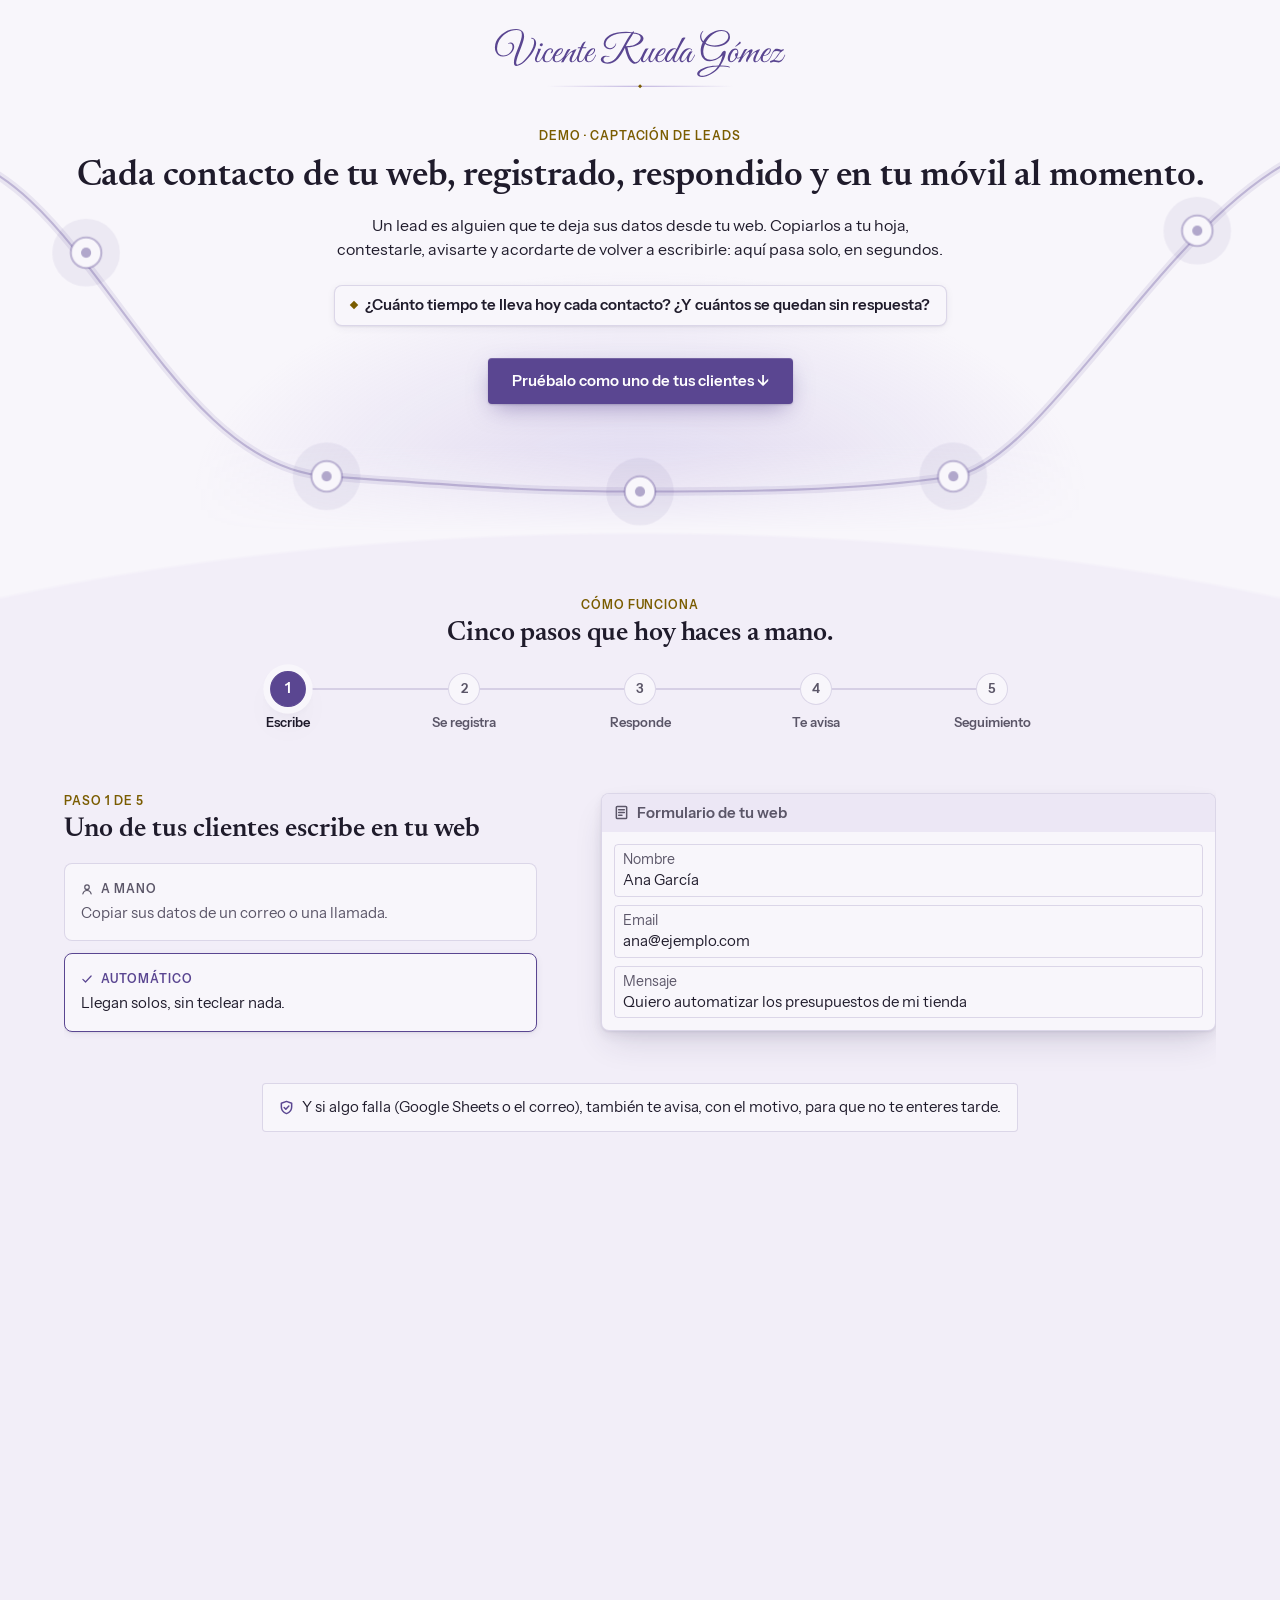
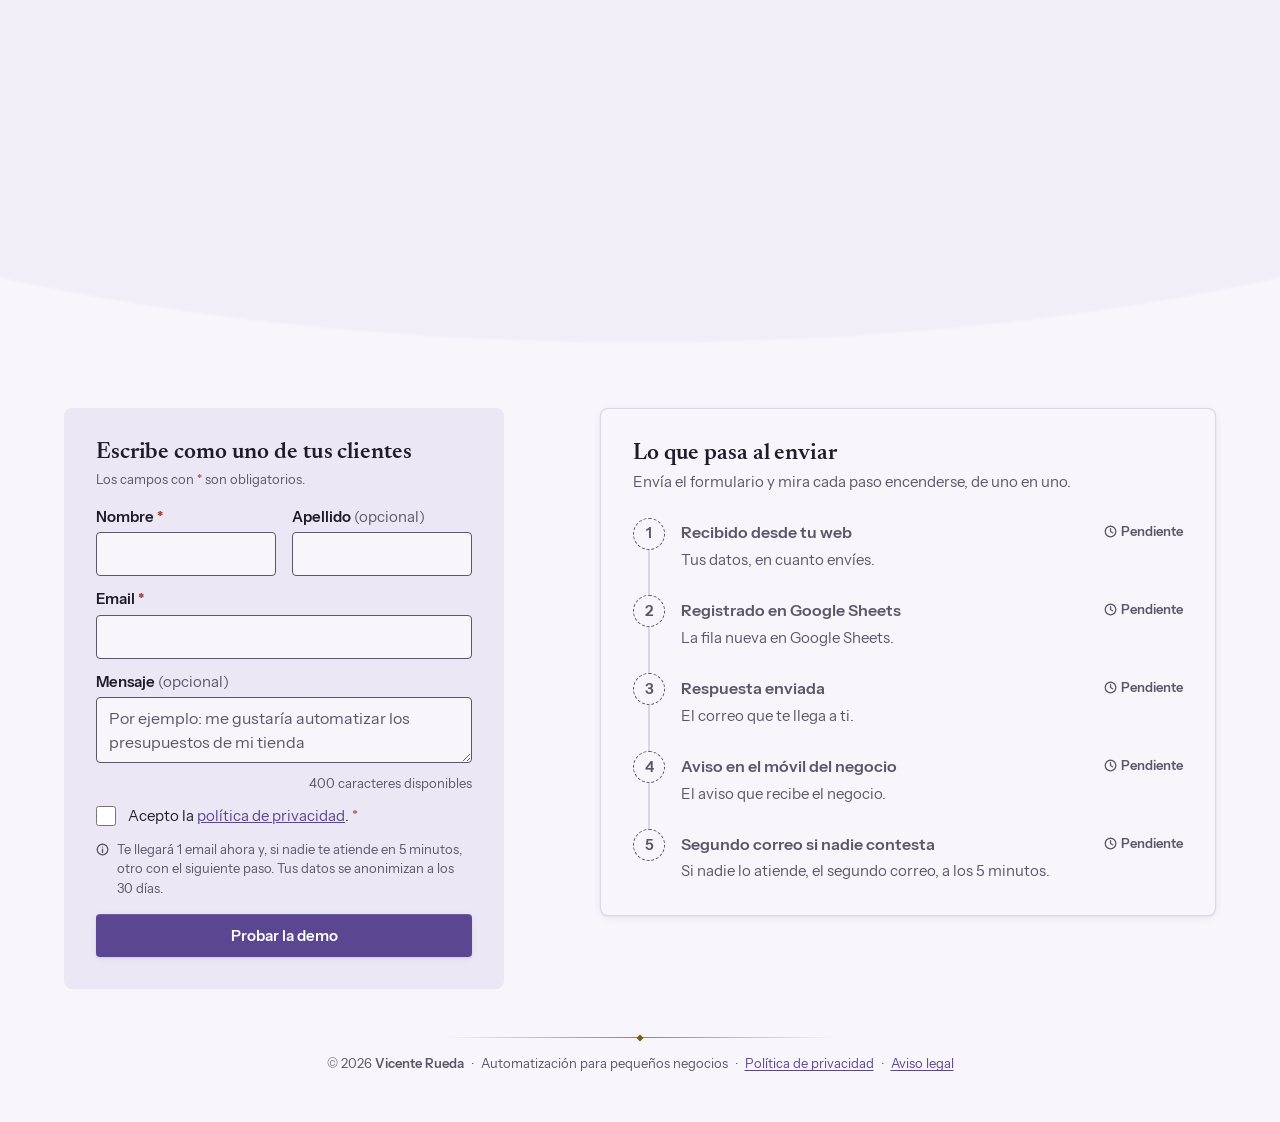
<file: index.html>
<!DOCTYPE html>
<html lang="es">
<head>
  <meta charset="UTF-8">
  <meta name="viewport" content="width=device-width, initial-scale=1.0">
  <title>Demo de captación de leads: pruébala en directo</title>
  <meta name="description" content="Demo de captación de leads: escribe como lo haría uno de tus clientes y mira cómo se apunta, se responde y te avisa al móvil, paso a paso.">
  <!-- Vista previa al compartir el enlace (LinkedIn, WhatsApp, X…) -->
  <meta property="og:type" content="website">
  <meta property="og:locale" content="es_ES">
  <meta property="og:site_name" content="Vicente Rueda Gómez">
  <meta property="og:title" content="Demo de captación de leads: pruébala en directo">
  <meta property="og:description" content="Demo de captación de leads: escribe como lo haría uno de tus clientes y mira cómo se apunta, se responde y te avisa al móvil, paso a paso.">
  <meta property="og:url" content="https://demo-leads.vicenterueda.com/">
  <meta property="og:image" content="https://demo-leads.vicenterueda.com/compartir.png">
  <meta property="og:image:width" content="1200">
  <meta property="og:image:height" content="630">
  <meta property="og:image:alt" content="Portada de la demo: «Cada contacto de tu web, registrado, respondido y en tu móvil al momento».">
  <meta name="twitter:card" content="summary_large_image">
  <meta name="theme-color" content="#f8f6fb" media="(prefers-color-scheme: light)">
  <meta name="theme-color" content="#17122b" media="(prefers-color-scheme: dark)">
  <!-- Dirección oficial: si la web se abre desde otro dominio (p. ej. uno provisional), los buscadores indexan solo esta -->
  <link rel="canonical" href="https://demo-leads.vicenterueda.com/">
  <link rel="icon" href="logo/favicon.svg" type="image/svg+xml">
  <link rel="apple-touch-icon" href="logo/favicon-180.png">
  <link rel="preload" href="fuentes/InstrumentSans-Regular.woff2" as="font" type="font/woff2" crossorigin>
  <link rel="preload" href="fuentes/Newsreader16pt-SemiBold.woff2" as="font" type="font/woff2" crossorigin>
  <!-- Datos estructurados para buscadores e IA: qué es esta página y quién la ha hecho.
       Usan los mismos identificadores (@id) que vicenterueda.com, así Google une la demo con su autor.
       No es código: la CSP no lo bloquea. -->
  <script type="application/ld+json">
  {
    "@context": "https://schema.org",
    "@graph": [
      {
        "@type": "WebApplication",
        "@id": "https://demo-leads.vicenterueda.com/#demo",
        "name": "Demo de captación de leads",
        "url": "https://demo-leads.vicenterueda.com/",
        "description": "Cada contacto de tu web, registrado, respondido y en tu móvil al momento: se apunta en tu hoja de Google Sheets, recibe respuesta, te avisa por Telegram y, si nadie le contesta, se le vuelve a escribir solo.",
        "inLanguage": "es-ES",
        "applicationCategory": "BusinessApplication",
        "operatingSystem": "Navegador web",
        "isAccessibleForFree": true,
        "offers": { "@type": "Offer", "price": "0", "priceCurrency": "EUR" },
        "image": "https://demo-leads.vicenterueda.com/compartir.png",
        "author": { "@id": "https://vicenterueda.com/#persona" },
        "creator": { "@id": "https://vicenterueda.com/#persona" },
        "isPartOf": { "@id": "https://vicenterueda.com/#web" },
        "subjectOf": { "@type": "WebPage", "url": "https://vicenterueda.com/demos/captacion-de-contactos/" },
        "sameAs": "https://github.com/vicente-rueda/demo-leads"
      },
      {
        "@type": "Person",
        "@id": "https://vicenterueda.com/#persona",
        "name": "Vicente Rueda Gómez",
        "url": "https://vicenterueda.com/",
        "sameAs": ["https://github.com/vicente-rueda", "https://www.linkedin.com/in/vicenterueda"]
      },
      {
        "@type": "WebSite",
        "@id": "https://vicenterueda.com/#web",
        "name": "Vicente Rueda",
        "url": "https://vicenterueda.com/"
      }
    ]
  }
  </script>
  <!-- Identidad visual (colores, fuentes, espaciado, esquinas): siempre antes de los estilos propios.
       ?v=fecha: cambiarla cuando cambie identidad.css, para que el navegador no use la copia vieja -->
  <link rel="stylesheet" href="identidad.css?v=2026-10-31">
  <link rel="stylesheet" href="demo.css?v=2026-11-07">
</head>
<body>

  <!-- Iconos de línea (se usan con <svg class="icono"><use href="#i-…"/></svg>) -->
  <svg class="oculto-svg" width="0" height="0" aria-hidden="true">
    <symbol id="i-check" viewBox="0 0 16 16"><path d="M2.5 8.5 6 12l7.5-8"/></symbol>
    <symbol id="i-alerta" viewBox="0 0 16 16"><path d="M8 1.5 15 14H1z"/><path d="M8 6v4M8 12v.01"/></symbol>
    <symbol id="i-info" viewBox="0 0 16 16"><circle cx="8" cy="8" r="6.5"/><path d="M8 7.5v4M8 5v.01"/></symbol>
    <symbol id="i-reloj" viewBox="0 0 16 16"><circle cx="8" cy="8" r="6.5"/><path d="M8 4.5V8l2.5 1.5"/></symbol>
    <symbol id="i-pausa" viewBox="0 0 16 16"><path d="M6 4v8M10 4v8"/></symbol>
    <symbol id="i-persona" viewBox="0 0 16 16"><circle cx="8" cy="5.5" r="3"/><path d="M2.5 14.5c.6-3 2.8-4.5 5.5-4.5s4.9 1.5 5.5 4.5"/></symbol>
    <symbol id="i-hoja" viewBox="0 0 16 16"><rect x="2" y="2.5" width="12" height="11" rx="1"/><path d="M2 6h12M2 9.5h12M6 6v7.5"/></symbol>
    <symbol id="i-correo" viewBox="0 0 16 16"><rect x="1.5" y="3.5" width="13" height="9" rx="1"/><path d="m2 4.5 6 4.5 6-4.5"/></symbol>
    <symbol id="i-formulario" viewBox="0 0 16 16"><rect x="2.5" y="1.5" width="11" height="13" rx="1"/><path d="M5 5h6M5 8h6M5 11h3.5"/></symbol>
    <symbol id="i-escudo" viewBox="0 0 16 16"><path d="M8 1.5 13.5 3.5v4c0 3.3-2.3 5.9-5.5 7-3.2-1.1-5.5-3.7-5.5-7v-4z"/><path d="m5.5 8 1.8 1.8L10.5 6.5"/></symbol>
    <symbol id="i-enlace" viewBox="0 0 16 16"><path d="M6.5 9.5a3 3 0 0 0 4.2 0l2.3-2.3a3 3 0 0 0-4.2-4.2L7.6 4.2"/><path d="M9.5 6.5a3 3 0 0 0-4.2 0L3 8.8A3 3 0 0 0 7.2 13l1.2-1.2"/></symbol>
    <symbol id="i-cerrar" viewBox="0 0 16 16"><path d="m4 4 8 8M12 4l-8 8"/></symbol>
  </svg>

  <div class="banner-sim oculto" id="bannerSim" role="status"></div>

  <div class="pagina">

    <!-- ─── PORTADA: qué hace (titular), el dolor (subtítulo y pregunta) y probarlo ─── -->
    <header class="portada">
      <svg class="fondo-flujo" viewBox="0 0 1600 600" preserveAspectRatio="xMidYMax slice" aria-hidden="true">
        <path class="lejos" pathLength="1" d="M-40 152 C 140 152, 230 520, 430 534 S 680 552, 800 552 S 1050 552, 1170 534 S 1460 152, 1640 139"/>
        <path class="cerca" pathLength="1" d="M-40 152 C 140 152, 230 520, 430 534 S 680 552, 800 552 S 1050 552, 1170 534 S 1460 152, 1640 139"/>
        <circle class="halo" cx="146" cy="270" r="40"/><circle cx="146" cy="270" r="18"/><circle class="centro" cx="146" cy="270" r="6"/>
        <circle class="halo" cx="430" cy="534" r="40"/><circle cx="430" cy="534" r="18"/><circle class="centro" cx="430" cy="534" r="6"/>
        <circle class="halo" cx="800" cy="552" r="40"/><circle cx="800" cy="552" r="18"/><circle class="centro" cx="800" cy="552" r="6"/>
        <circle class="halo" cx="1170" cy="534" r="40"/><circle cx="1170" cy="534" r="18"/><circle class="centro" cx="1170" cy="534" r="6"/>
        <circle class="halo" cx="1458" cy="244" r="40"/><circle cx="1458" cy="244" r="18"/><circle class="centro" cx="1458" cy="244" r="6"/>
      </svg>
      <a class="logo" href="https://vicenterueda.com" aria-label="Vicente Rueda Gómez, ir a la web">
        <picture>
          <source srcset="logo/logo-blanco.svg" media="(prefers-color-scheme: dark)">
          <img src="logo/logo-color.svg" alt="Vicente Rueda Gómez" width="272" height="64">
        </picture>
      </a>
      <div class="portada-centro">
        <p class="etiqueta aparece">Demo · Captación de leads</p>
        <h1 class="aparece">Cada contacto de tu web, registrado, respondido y en tu móvil al momento.</h1>
        <p class="subtitulo aparece">Un lead es alguien que te deja sus datos desde tu web. Copiarlos a tu hoja, contestarle, avisarte y acordarte de volver a escribirle: aquí pasa solo, en segundos.</p>
        <p class="pregunta aparece">¿Cuánto tiempo te lleva hoy cada contacto? ¿Y cuántos se quedan sin respuesta?</p>
        <div class="cta aparece">
          <a href="#probar" class="btn-primario">Pruébalo como uno de tus clientes ↓</a>
          <p class="personas oculto" id="pruebaSocial"><svg class="icono" aria-hidden="true"><use href="#i-persona"/></svg>
            <span><b id="contadorPersonas"></b> <span id="textoContador">personas lo han probado</span></span></p>
        </div>
      </div>
    </header>

    <main>

      <!-- ─── QUÉ PASA, PASO A PASO: un paso cada vez, con la pieza que sale y lo que costaría a mano ─── -->
      <section class="banda banda-arco" aria-labelledby="t-pasos">
        <div class="recorrido" id="recorrido">
          <div class="escenario">
            <div class="seccion-cab">
              <p class="etiqueta">Cómo funciona</p>
              <h2 class="titular" id="t-pasos">Cinco pasos que hoy haces a mano.</h2>
            </div>
          <nav class="r-progreso" aria-label="Los 5 pasos">
            <ol>
                <li><a href="#paso-1"><span class="nodo" aria-hidden="true">1</span><span>Escribe</span></a></li>
                <li><a href="#paso-2"><span class="nodo" aria-hidden="true">2</span><span>Se registra</span></a></li>
                <li><a href="#paso-3"><span class="nodo" aria-hidden="true">3</span><span>Responde</span></a></li>
                <li><a href="#paso-4"><span class="nodo" aria-hidden="true">4</span><span>Te avisa</span></a></li>
                <li><a href="#paso-5"><span class="nodo" aria-hidden="true">5</span><span>Seguimiento</span></a></li>
            </ol>
          </nav>
          <ol class="r-pasos">
          <li class="r-paso" id="paso-1">
            <div class="r-bloque">
              <div class="r-cab anima">
                <p class="etiqueta">Paso 1 de 5</p>
                <h3>Uno de tus clientes escribe en tu web</h3>
              </div>
              <div class="r-pieza anima" aria-hidden="true">
                <div class="pieza">
                  <div class="pieza-barra"><svg class="icono"><use href="#i-formulario"/></svg>Formulario de tu web</div>
                  <div class="pieza-cuerpo">
                    <div class="mini-campo"><span>Nombre</span>Ana García</div>
                    <div class="mini-campo"><span>Email</span>ana@ejemplo.com</div>
                    <div class="mini-campo"><span>Mensaje</span>Quiero automatizar los presupuestos de mi tienda</div>
                  </div>
                </div>
              </div>
              <div class="comparar">
                <div class="c-mano anima"><p class="c-etq"><svg class="icono" aria-hidden="true"><use href="#i-persona"/></svg>A mano</p><p>Copiar sus datos de un correo o una llamada.</p></div>
                <div class="c-auto anima"><p class="c-etq"><svg class="icono" aria-hidden="true"><use href="#i-check"/></svg>Automático</p><p>Llegan solos, sin teclear nada.</p></div>
              </div>
            </div>
          </li>
          <li class="r-paso" id="paso-2">
            <div class="r-bloque">
              <div class="r-cab anima">
                <p class="etiqueta">Paso 2 de 5</p>
                <h3>Queda registrado en tu hoja de Google Sheets</h3>
              </div>
              <div class="r-pieza anima" aria-hidden="true">
                <div class="pieza hoja">
                  <div class="pieza-barra"><svg class="icono"><use href="#i-hoja"/></svg>Google Sheets · pestaña «Leads»</div>
                  <div class="hoja-scroll">
                    <table>
                      <thead><tr><th>Nombre</th><th>Email</th><th>Mensaje</th><th>Fecha</th></tr></thead>
                      <tbody><tr class="previas"><td colspan="4">registros anteriores…</td></tr><tr class="fila-nueva"><td>Ana García</td><td>ana@ejemplo.com</td><td>Quiero automatizar…</td><td>30/10, 10:42</td></tr></tbody>
                    </table>
                  </div>
                </div>
              </div>
              <div class="comparar">
                <div class="c-mano anima"><p class="c-etq"><svg class="icono" aria-hidden="true"><use href="#i-persona"/></svg>A mano</p><p>Abrir Google Sheets y pegar cada dato.</p></div>
                <div class="c-auto anima"><p class="c-etq"><svg class="icono" aria-hidden="true"><use href="#i-check"/></svg>Automático</p><p>Una fila con nombre, email, mensaje y hora.</p></div>
              </div>
            </div>
          </li>
          <li class="r-paso" id="paso-3">
            <div class="r-bloque">
              <div class="r-cab anima">
                <p class="etiqueta">Paso 3 de 5</p>
                <h3>Recibe respuesta al momento</h3>
              </div>
              <div class="r-pieza anima" aria-hidden="true">
                <div class="pieza">
                  <div class="pieza-barra"><svg class="icono"><use href="#i-correo"/></svg>Correo · bandeja de entrada</div>
                  <div class="correo-cab">
                    <dl><dt>De</dt><dd>Equipo de Atención al Cliente</dd><dt>Para</dt><dd>ana@ejemplo.com</dd></dl>
                    <p class="asunto">Hemos recibido tu solicitud</p>
                  </div>
                  <div class="pieza-cuerpo">
                    <p>Hola <strong>Ana</strong>,</p>
                    <p>Gracias por ponerte en contacto con nosotros. Hemos recibido tu solicitud y ya la tenemos registrada.</p>
                    <p>Nos pondremos en contacto contigo a la mayor brevedad posible.</p>
                  </div>
                </div>
              </div>
              <div class="comparar">
                <div class="c-mano anima"><p class="c-etq"><svg class="icono" aria-hidden="true"><use href="#i-persona"/></svg>A mano</p><p>Escribirle cuando haya un hueco.</p></div>
                <div class="c-auto anima"><p class="c-etq"><svg class="icono" aria-hidden="true"><use href="#i-check"/></svg>Automático</p><p>Un correo en segundos.</p></div>
              </div>
            </div>
          </li>
          <li class="r-paso" id="paso-4">
            <div class="r-bloque">
              <div class="r-cab anima">
                <p class="etiqueta">Paso 4 de 5</p>
                <h3>Te avisa al móvil</h3>
              </div>
              <div class="r-pieza anima" aria-hidden="true">
                <div class="pieza">
                  <div class="tg-cab"><span class="tg-avatar">DL</span><span>Demo Leads<small>bot de Telegram</small></span></div>
                  <div class="tg-burbuja">
                    <strong class="linea">🔔 [Demo Leads] — Nuevo lead recibido</strong>
                    <span class="linea">👤 Nombre: Ana García</span>
                    <span class="linea">📧 Email: ana@ejemplo.com</span>
                    <span class="linea">💬 Mensaje: Quiero automatizar los presupuestos de mi tienda</span>
                    <span class="linea">🕐 Hora: 30/10/2026, 10:42:05</span>
                    <span class="tg-hora">10:42</span>
                  </div>
                </div>
              </div>
              <div class="comparar">
                <div class="c-mano anima"><p class="c-etq"><svg class="icono" aria-hidden="true"><use href="#i-persona"/></svg>A mano</p><p>Mirar el buzón varias veces al día.</p></div>
                <div class="c-auto anima"><p class="c-etq"><svg class="icono" aria-hidden="true"><use href="#i-check"/></svg>Automático</p><p>Un mensaje de Telegram con sus datos.</p></div>
              </div>
            </div>
          </li>
          <li class="r-paso" id="paso-5">
            <div class="r-bloque">
              <div class="r-cab anima">
                <p class="etiqueta">Paso 5 de 5</p>
                <h3>Si nadie le ha contestado, se le vuelve a escribir solo</h3>
              </div>
              <div class="r-pieza anima" aria-hidden="true">
                <div class="pieza">
                  <div class="pieza-barra"><svg class="icono"><use href="#i-reloj"/></svg>Seguimiento</div>
                  <div class="pieza-cuerpo">
                    <div class="mini-reloj"><svg class="icono"><use href="#i-reloj"/></svg>5:00</div>
                    <p>Si nadie le ha contestado, le llega un segundo correo para retomar la conversación.</p>
                  </div>
                </div>
              </div>
              <div class="comparar">
                <div class="c-mano anima"><p class="c-etq"><svg class="icono" aria-hidden="true"><use href="#i-persona"/></svg>A mano</p><p>Acordarse de quién falta por contestar.</p></div>
                <div class="c-auto anima"><p class="c-etq"><svg class="icono" aria-hidden="true"><use href="#i-check"/></svg>Automático</p><p>Lo detecta y le escribe (en la demo, a los 5 minutos; en un negocio real, por ejemplo, a las 24 horas).</p></div>
              </div>
            </div>
          </li>
          </ol>
          <p class="aviso-falla"><svg class="icono" aria-hidden="true"><use href="#i-escudo"/></svg><span>Y si algo falla (Google Sheets o el correo), también te avisa, con el motivo, para que no te enteres tarde.</span></p>
          </div>
        </div>
      </section>

      <!-- ─── PROBAR: formulario y, al lado, lo que pasa al enviar ─── -->
      <section class="probar probar-zona" id="probar" aria-labelledby="t-probar">

        <div>
          <div class="tarjeta">
            <div class="tarjeta-cab">
              <h2 class="titular" id="t-probar">Escribe como uno de tus clientes</h2>
              <span class="nota" id="notaObligatorios">Los campos con <span class="req">*</span> son obligatorios.</span>
            </div>

            <div id="errorGeneral" class="aviso error oculto" role="alert" tabindex="-1"></div>

            <form id="leadForm" novalidate>
              <input type="hidden" name="origen" value="web-form-demo">

              <!-- Campo trampa: las personas no lo ven; los bots lo rellenan y el servidor los rechaza -->
              <div class="trampa" aria-hidden="true">
                <label>No rellenes este campo
                  <input type="text" name="web" tabindex="-1" autocomplete="off">
                </label>
              </div>

              <div class="fila2">
                <div class="campo">
                  <label class="etiqueta-campo" for="nombre">Nombre <span class="req" aria-hidden="true">*</span></label>
                  <input type="text" id="nombre" name="nombre" maxlength="60" autocomplete="given-name" required aria-required="true">
                  <div class="error-campo oculto" id="error-nombre"></div>
                </div>
                <div class="campo">
                  <label class="etiqueta-campo" for="apellido">Apellido <span class="opcional">(opcional)</span></label>
                  <input type="text" id="apellido" name="apellido" maxlength="60" autocomplete="family-name">
                </div>
              </div>

              <div class="campo">
                <label class="etiqueta-campo" for="email">Email <span class="req" aria-hidden="true">*</span></label>
                <input type="email" id="email" name="email" maxlength="254" autocomplete="email" required aria-required="true">
                <div class="error-campo oculto" id="error-email"></div>
              </div>

              <div class="campo">
                <label class="etiqueta-campo" for="mensaje">Mensaje <span class="opcional">(opcional)</span></label>
                <textarea id="mensaje" name="mensaje" maxlength="400" placeholder="Por ejemplo: me gustaría automatizar los presupuestos de mi tienda"></textarea>
                <div class="contador-msg" id="contadorMensaje">400 caracteres disponibles</div>
              </div>

              <label class="consentimiento">
                <input type="checkbox" id="consentimiento" name="consentimiento" value="si" required aria-required="true">
                <span>Acepto la <a href="#privacidad">política de privacidad</a>. <span class="req" aria-hidden="true">*</span></span>
              </label>
              <div class="error-campo oculto" id="error-consentimiento"></div>
              <p class="nota-info"><svg class="icono" aria-hidden="true"><use href="#i-info"/></svg><span>Te llegará 1 email ahora y, si nadie te atiende en 5 minutos, otro con el siguiente paso. Tus datos se anonimizan a los 30 días.</span></p>

              <button type="submit" class="btn-primario" id="btnEnviar">
                <span class="spinner" id="spinner" aria-hidden="true"></span>
                <span id="btnTexto">Probar la demo</span>
              </button>
              <p class="estado-envio oculto" id="estadoEnvio" role="status">Guardando tu solicitud y enviando tu primer correo… puede tardar unos segundos.</p>
            </form>

            <!-- Tras enviar: lo rellena el JavaScript -->
            <div class="enviado oculto" id="enviado"></div>
          </div>
        </div>

        <!-- Lo que pasa al enviar: antes, los 5 pasos pendientes; después, lo que ha pasado de verdad -->
        <div class="panel" id="panel" aria-live="polite">
          <div class="panel-cab">
            <h2 class="titular" id="t-panel" tabindex="-1">Lo que pasa al enviar</h2>
            <p id="panelIntro">Envía el formulario y mira cada paso encenderse, de uno en uno.</p>
          </div>
          <ol class="flujo" id="panelLista">
            <li class="paso pendiente"><div class="nodo" aria-hidden="true">1</div><div class="res-texto"><div class="res-fila"><h3>Recibido desde tu web</h3><span class="estado-paso"><svg class="icono" aria-hidden="true"><use href="#i-reloj"/></svg>Pendiente</span></div><p>Tus datos, en cuanto envíes.</p></div></li>
            <li class="paso pendiente"><div class="nodo" aria-hidden="true">2</div><div class="res-texto"><div class="res-fila"><h3>Registrado en Google Sheets</h3><span class="estado-paso"><svg class="icono" aria-hidden="true"><use href="#i-reloj"/></svg>Pendiente</span></div><p>La fila nueva en Google Sheets.</p></div></li>
            <li class="paso pendiente"><div class="nodo" aria-hidden="true">3</div><div class="res-texto"><div class="res-fila"><h3>Respuesta enviada</h3><span class="estado-paso"><svg class="icono" aria-hidden="true"><use href="#i-reloj"/></svg>Pendiente</span></div><p>El correo que te llega a ti.</p></div></li>
            <li class="paso pendiente"><div class="nodo" aria-hidden="true">4</div><div class="res-texto"><div class="res-fila"><h3>Aviso en el móvil del negocio</h3><span class="estado-paso"><svg class="icono" aria-hidden="true"><use href="#i-reloj"/></svg>Pendiente</span></div><p>El aviso que recibe el negocio.</p></div></li>
            <li class="paso pendiente"><div class="nodo" aria-hidden="true">5</div><div class="res-texto"><div class="res-fila"><h3>Segundo correo si nadie contesta</h3><span class="estado-paso"><svg class="icono" aria-hidden="true"><use href="#i-reloj"/></svg>Pendiente</span></div><p>Si nadie lo atiende, el segundo correo, a los 5 minutos.</p></div></li>
          </ol>
        </div>

      </section>
    </main>

    <hr class="separador separador-pie">

    <footer class="pie">
      <span>© <span id="anio">2026</span> <b>Vicente Rueda</b></span>
      <span>Automatización para pequeños negocios</span>
      <span><button type="button" class="enlace" data-abrir-politica>Política de privacidad</button></span>
      <span><a class="enlace" href="https://vicenterueda.com/aviso-legal/">Aviso legal</a></span>
    </footer>

  </div>


  <!-- ─── POLÍTICA DE PRIVACIDAD (ventana emergente; no es asesoramiento legal: conviene revisarla antes de publicar) ─── -->
  <dialog id="privacidad" aria-labelledby="t-priv">
    <div class="dlg-cab">
      <h2 id="t-priv">Política de privacidad</h2>
      <button type="button" class="dlg-cerrar" id="cerrarPolitica" aria-label="Cerrar la política de privacidad"><svg class="icono" aria-hidden="true"><use href="#i-cerrar"/></svg></button>
    </div>
    <dl class="dlg-cuerpo">
      <dt>Responsable</dt>
      <dd><span class="marcador">[NOMBRE DEL RESPONSABLE]</span><br>Contacto: <span class="marcador">[EMAIL DE CONTACTO]</span></dd>
      <dt>Para qué usamos tus datos</dt>
      <dd>Esta es una demo de automatización. Con tus datos se registra tu solicitud en una hoja de cálculo de Google Sheets, se te envía un correo de confirmación y, si nadie ha atendido tu solicitud en 5 minutos, un segundo correo con el siguiente paso, y se avisa por Telegram a quien gestiona la demo.</dd>
      <dt>Qué datos</dt>
      <dd>Nombre, apellido (opcional), email, mensaje (opcional), fecha, un identificador de la solicitud y la fecha y hora en que aceptas esta política, como prueba de tu consentimiento. El aviso de Telegram incluye tu nombre, tu email y las primeras palabras de tu mensaje.</dd>
      <dt>Base legal</dt>
      <dd>Tu consentimiento, que das al marcar la casilla del formulario. Puedes retirarlo cuando quieras escribiendo al contacto.</dd>
      <dt>Cuánto tiempo</dt>
      <dd>Los datos personales se anonimizan automáticamente a los 30 días. Si quieres que se borren antes, responde a cualquiera de los correos o escribe al contacto: necesitaremos tu email para localizar el registro. El historial de versiones de la hoja de cálculo y el chat de Telegram pueden conservar copias durante un tiempo.</dd>
      <dt>Quién más los recibe</dt>
      <dd>Google (Google Sheets, donde se apunta tu solicitud), Postale (el servicio que envía los correos), Telegram (el aviso al móvil) y el servidor donde funciona la automatización, en la Unión Europea. Google y Telegram pueden tratar datos fuera de la Unión Europea; Google lo hace con las garantías del Marco de Privacidad de Datos entre la UE y EE. UU. No se ceden tus datos a nadie más.</dd>
      <dt>Si algo falla</dt>
      <dd>Si un paso falla (por ejemplo, el correo), se guarda el registro del fallo, con los datos que enviaste, para poder revisarlo. Ese registro se borra solo a los 7 días.</dd>
      <dt>Seguridad de la página</dt>
      <dd>El servidor anota durante un tiempo limitado las peticiones que recibe (la página pedida, la hora y el navegador, sin tu dirección IP), para detectar errores y ataques. Además, la página pasa por Cloudflare, que la protege de ataques y para eso ve tu dirección IP y los datos técnicos de cada visita. Cloudflare es una empresa de EE. UU. acogida al Marco de Privacidad de Datos entre la UE y EE. UU. En los dos casos, por interés legítimo: mantener la página segura y funcionando.</dd>
      <dt>Tus derechos</dt>
      <dd>Acceso, rectificación, supresión, oposición, limitación y portabilidad. Para ejercerlos, escribe al contacto. Si crees que no se han respetado, puedes reclamar ante la Agencia Española de Protección de Datos (aepd.es).</dd>
      <dt>Cookies</dt>
      <dd>Esta página no usa cookies ni herramientas de analítica, y no carga recursos de terceros.</dd>
      <dt>Aviso legal</dt>
      <dd>Quién está detrás de esta demo y las condiciones de uso: <a href="https://vicenterueda.com/aviso-legal/">aviso legal de vicenterueda.com</a>.</dd>
    </dl>
  </dialog>

  <script src="demo.js?v=2026-11-07"></script>

</body>
</html>
</file>
<file: identidad.css>
/* ==========================================================================
   Identidad visual de Vicente Rueda — paleta «C2 Lavanda sobria»
   Fuente única: mi-universo/identidad-visual/identidad.css (guía: identidad.md)
   Cada proyecto la copia a su repo junto con la carpeta fuentes/.
   Cerrada el 30/10/2026. Ampliada el 31/10/2026 (chat 3): escala de violetas,
   fondo de banda, sombras, halo, luz, modo oscuro automático, bordes en arco
   y «reducir movimiento». Prueba y elección: demo-leads, rama prueba-color.
   ========================================================================== */

/* --------------------------------------------------------------------------
   Fuentes — alojadas en la propia web (sin Google Fonts ni CDN)
   Licencia de ambas: SIL Open Font License 1.1 (OFL.txt de cada repo, que se
   copia a fuentes/ junto a los .woff2).

   Newsreader (titulares) — https://github.com/productiontype/Newsreader
     fonts/static/woff2/Newsreader16pt-SemiBold.woff2
   Instrument Sans (texto) — https://github.com/Instrument/instrument-sans
     fonts/webfonts/InstrumentSans-Regular.woff2
     fonts/webfonts/InstrumentSans-SemiBold.woff2
   -------------------------------------------------------------------------- */
@font-face {
  font-family: "Newsreader";
  src: url("fuentes/Newsreader16pt-SemiBold.woff2") format("woff2");
  font-weight: 600;
  font-style: normal;
  font-display: swap;
}

@font-face {
  font-family: "Instrument Sans";
  src: url("fuentes/InstrumentSans-Regular.woff2") format("woff2");
  font-weight: 400;
  font-style: normal;
  font-display: swap;
}

@font-face {
  font-family: "Instrument Sans";
  src: url("fuentes/InstrumentSans-SemiBold.woff2") format("woff2");
  font-weight: 600;
  font-style: normal;
  font-display: swap;
}

:root {
  /* ---- Colores ------------------------------------------------------------
     Contraste WCAG 2.x comprobado (fondo / superficie). Todo texto ≥ 4,5:1. */
  --color-fondo:        #f8f6fb; /* casi blanco con velo lila */
  --color-superficie:   #ece7f5; /* cajas y tarjetas (lavanda) */
  --color-texto:        #1f1b2b; /* 15,7 / 13,9 */
  --color-texto-suave:  #5b5668; /*  6,6 /  5,8 */
  --color-principal:    #5a4691; /*  7,2 /  6,4 — enlaces, botones, logo */
  --color-sobre-principal: #ffffff; /* texto del botón: 7,7 */
  --color-acento:       #7a5c00; /*  5,8 /  5,2 — mostaza, solo detalles */
  --color-correcto:     #2f6b3a; /*  6,0 /  5,3 — siempre con icono y texto */
  --color-error:        #a63a2b; /*  6,0 /  5,3 — siempre con icono y texto */
  --color-separador:    #8a74c4; /*  3,6 /  3,2 — decorativo, nunca texto */
  --color-banda:        #f2eef8; /* fondo de secciones a todo lo ancho (banda de pasos).
                                    Salto con el fondo 1,07: entre claros el ojo nota más
                                    el salto. Texto 14,7 · suave 6,2 · principal 6,8 ·
                                    mostaza 5,5 · separador 3,4. Las tarjetas, en superficie. */
  --color-caja:         #ece7f5; /* cajas dentro de piezas (= superficie; en oscuro, un escalón más) */
  --color-borde:        rgb(90 70 145 / 0.18); /* borde fino de lo apoyado (decorativo) */

  /* ---- Escala de violetas: un solo tono (256°) en 11 intensidades ---------
     La profundidad sale de usar un color en muchas luces, no de mezclar colores.
     Contraste con blanco / con --color-texto. Texto blanco desde el 600;
     texto oscuro hasta el 400. */
  --violeta-50:  #f8f6fb; /*  1,07 / 15,65 — = fondo */
  --violeta-100: #ece7f5; /*  1,21 / 13,85 — = superficie */
  --violeta-200: #ddd4ef; /*  1,42 / 11,79 */
  --violeta-300: #c4b6e4; /*  1,88 /  8,93 */
  --violeta-400: #a693d6; /*  2,70 /  6,21 — luz de la portada */
  --violeta-500: #8a74c4; /*  3,91 /  4,30 — = separador */
  --violeta-600: #6f5aab; /*  5,64 /  2,98 */
  --violeta-700: #5a4691; /*  7,72 /  2,18 — = principal */
  --violeta-800: #463670; /* 10,39 /  1,62 */
  --violeta-900: #2e2550; /* 14,03 /  1,20 — tinte de las sombras */
  --violeta-950: #1e1838; /* 16,90 /  1,01 */

  /* ---- Sombras: finas, en capas y teñidas de violeta 900 (no grises) -------
     Solo en lo que flota; lo apoyado lleva borde. Tres alturas como máximo. */
  --sombra-tinte: 46 37 80;
  --sombra-1: 0 1px 2px rgb(var(--sombra-tinte) / 0.08),   /* flota poco: piezas */
              0 2px 8px rgb(var(--sombra-tinte) / 0.06);   /* pequeñas, paneles  */
  --sombra-2: 0 1px 2px rgb(var(--sombra-tinte) / 0.08),   /* pieza en grande,   */
              0 4px 12px rgb(var(--sombra-tinte) / 0.08),  /* nodo activo, botón */
              0 16px 32px -8px rgb(var(--sombra-tinte) / 0.16); /* al pasar    */
  --sombra-3: 0 2px 4px rgb(var(--sombra-tinte) / 0.10),   /* ventanas encima    */
              0 12px 24px rgb(var(--sombra-tinte) / 0.12), /* (política)         */
              0 32px 64px -12px rgb(var(--sombra-tinte) / 0.24);

  /* Halo: SOLO el botón principal de la portada (uno por página). Es una sombra
     de su propio color, no cuenta como segundo brillo. */
  --halo:        0 1px 2px rgb(var(--sombra-tinte) / 0.20),
                 0 8px 24px -6px rgb(90 70 145 / 0.55);
  --halo-encima: 0 1px 2px rgb(var(--sombra-tinte) / 0.20),
                 0 12px 32px -6px rgb(90 70 145 / 0.65);

  /* Luz de la portada: un solo violeta que nace de abajo y se apaga. Uno por
     pantalla, solo en la portada. Al 30 %: la mostaza en su punto más fuerte
     (#dfd8f0) da 4,53 (al 40 % bajaba a 4,15). Cada proyecto la apaga en su
     borde inferior con una máscara para no dejar línea con lo siguiente. */
  --luz: 166 147 214;      /* violeta 400 */
  --luz-fuerza: 0.30;
  --luz-portada: radial-gradient(ellipse 50% 75% at 50% 92%,
                   rgb(var(--luz) / var(--luz-fuerza)), rgb(var(--luz) / 0) 70%);

  /* Bordes de sección en arco (como un horizonte): cuánto más alto queda el
     centro que los extremos. Móvil 32 px; escritorio (≥ 1024 px) 64 px. */
  --arco: var(--espacio-32);

  /* ---- Fuentes ---------------------------------------------------------- */
  --fuente-titulares: "Newsreader", Georgia, "Times New Roman", serif;
  --fuente-texto: "Instrument Sans", system-ui, -apple-system, "Segoe UI", sans-serif;
  --peso-normal: 400;
  --peso-fuerte: 600;

  /* ---- Tamaños de texto (no se cambian) ----------------------------------
     En una página adaptable, 13/14/15 px es el tamaño BASE según la pantalla
     (móvil 13, tablet ≥ 600 px 14, escritorio ≥ 1024 px 15, en html{font-size})
     y todo lo demás se escala en rem. Así lo hace demo-leads. Estas tres
     variables son para piezas de tamaño fijo (presentaciones, documentos). */
  --texto-pequeno: 13px; /* notas, etiquetas, pies */
  --texto-base:    14px; /* párrafos */
  --texto-grande:  15px; /* entradillas, botones */
  --texto-titular: 30px; /* referencia de la comparación; cada proyecto lo ajusta */

  /* ---- Espaciado: escala cerrada, el número es su medida en px ----------
     Fijada el 30/10/2026 con el rediseño de demo-leads (propuesta B3).
     Solo estas medidas para márgenes, rellenos y huecos. */
  --espacio-4:   4px;  /* etiqueta → su campo; título → su texto */
  --espacio-8:   8px;  /* icono → texto; líneas de una misma lista */
  --espacio-12:  12px; /* titular → entradilla; cabecera de sección → contenido */
  --espacio-16:  16px; /* entre pasos, entre campos */
  --espacio-24:  24px; /* relleno de tarjetas en móvil */
  --espacio-32:  32px; /* relleno de tarjetas en escritorio */
  --espacio-48:  48px; /* entre bloques; contenido → separador del pie */
  --espacio-64:  64px; /* margen lateral en escritorio */
  --espacio-96:  96px; /* hueco entre columnas (1024–1399 px) */
  --espacio-128: 128px; /* hueco entre columnas (≥ 1400 px) */

  /* ---- Radios de esquina: poco redondeado = sobrio y fiable ------------- */
  --radio-pequeno: 4px; /* botón, campos de texto, avisos */
  --radio-medio:   8px; /* tarjetas */
  --radio-redondo: 50%; /* círculos (nodos del flujo, avatares) */

  /* ---- Anchos ------------------------------------------------------------ */
  --ancho-maximo: 1520px; /* caja de la página centrada, márgenes laterales incluidos */
  --ancho-lectura: 40em;  /* ~70 caracteres por línea */

  /* ---- Separador: línea de 1 px que se desvanece a los lados ------------ */
  --separador-grosor: 1px;
  --separador-linea: linear-gradient(to right,
                       transparent, var(--color-separador) 50%, transparent);
}

/* Separador listo para usar: <hr class="separador">
   La línea es un BORDE, no un fondo: los navegadores ajustan los bordes a un
   píxel entero. Pintada como fondo de 1 px, al caer entre dos píxeles se
   repartía en dos medias líneas casi invisibles (corregido el 30/10/2026). */
.separador {
  position: relative;
  height: 0;
  border: 0;
  border-top: var(--separador-grosor) solid var(--color-separador);
  border-image: var(--separador-linea) 1;
  overflow: visible;
}

/* Adorno central: rombo pequeño en mostaza, centrado sobre la línea */
.separador::after {
  content: "";
  position: absolute;
  top: calc(var(--separador-grosor) / -2);
  left: 50%;
  width: 5px;
  height: 5px;
  background: var(--color-acento);
  transform: translate(-50%, -50%) rotate(45deg);
}

@media (min-width: 1024px) {
  :root { --arco: var(--espacio-64); }
}

/* --------------------------------------------------------------------------
   Modo oscuro AUTOMÁTICO (opción C, elegida el 31/10/2026)
   Solo para quien tiene el sistema en oscuro; la identidad sigue siendo clara.
   El fondo es violeta casi negro, nunca negro. Se descartó el oscuro fijo:
   contradice «fondos oscuros: no» y de día se lee peor para la mayoría.
   Contraste comprobado sobre fondo / superficie / cajas #2e2550.
   El logo se cambia por logo/logo-blanco.svg con
   <picture><source srcset="logo-blanco.svg" media="(prefers-color-scheme: dark)">.
   -------------------------------------------------------------------------- */
@media (prefers-color-scheme: dark) {
  :root {
    color-scheme: dark; /* casillas, barras y menús del sistema en oscuro */

    --color-fondo:        #17122b;
    --color-superficie:   #231c3e;
    --color-caja:         #2e2550; /* un escalón más: barras de pieza, burbujas */
    --color-banda:        #231c3e; /* = superficie (salto 1,13, ya suave en oscuro) */
    --color-texto:        #efebf7; /* 15,46 / 13,69 / 11,96 */
    --color-texto-suave:  #b7aecb; /*  8,58 /  7,60 /  6,64 */
    --color-principal:    #b9a7f0; /*  8,51 /  7,53 /  6,58 */
    --color-sobre-principal: #17122b; /* texto del botón: 8,51 */
    --color-acento:       #e0b850; /*  9,62 /  8,52 /  7,44 */
    --color-correcto:     #86cf98; /*  9,84 /  8,72 /  7,61 */
    --color-error:        #f29a8a; /*  8,43 /  7,47 /  6,52 */
    --color-separador:    #7c67bf; /*  3,93 /  3,48 — decorativo, nunca texto */
    --color-borde:        rgb(239 235 247 / 0.14);

    --sombra-tinte: 6 4 16; /* violeta casi negro */
    --sombra-1: 0 1px 2px rgb(var(--sombra-tinte) / 0.40),
                0 2px 8px rgb(var(--sombra-tinte) / 0.30);
    --sombra-2: 0 1px 2px rgb(var(--sombra-tinte) / 0.40),
                0 4px 12px rgb(var(--sombra-tinte) / 0.35),
                0 16px 32px -8px rgb(var(--sombra-tinte) / 0.55);
    --sombra-3: 0 2px 4px rgb(var(--sombra-tinte) / 0.45),
                0 12px 24px rgb(var(--sombra-tinte) / 0.45),
                0 32px 64px -12px rgb(var(--sombra-tinte) / 0.65);
    --halo:        0 1px 2px rgb(var(--sombra-tinte) / 0.50),
                   0 8px 28px -6px rgb(185 167 240 / 0.45);
    --halo-encima: 0 1px 2px rgb(var(--sombra-tinte) / 0.50),
                   0 12px 36px -6px rgb(185 167 240 / 0.55);

    --luz: 185 167 240;   /* violeta claro; punto más fuerte #3b3356 */
    --luz-fuerza: 0.22;
  }
}

/* --------------------------------------------------------------------------
   Sección con bordes en arco: <section class="banda-arco">
   El fondo va en un ::before a todo lo ancho, recortado con tres capas de
   máscara: arco arriba (una franja de alto --r con media elipse), arco abajo
   (igual, al revés) y el centro recto. Una elipse mucho más ancha que la
   pantalla da un horizonte; border-radius daría bordes de pestaña.
   Vale para cualquier alto de sección (la primera versión de demo-leads solo
   funcionaba si la sección medía más de 4 × --r). Esquinas de cajas: 4–8 px.
   -------------------------------------------------------------------------- */
.banda-arco { position: relative; isolation: isolate; }
.banda-arco::before {
  content: "";
  position: absolute;
  z-index: -1;
  top: 0;
  bottom: 0;
  left: 50%;
  width: 100vw;
  transform: translateX(-50%);
  background: var(--color-banda);
  --r: calc(var(--arco) * 7.5); /* alto de la elipse: con 100vw de ancho, el arco baja 0,134 × r = --arco en los extremos */
  -webkit-mask:
    radial-gradient(100vw var(--r) at 50% 100%, #000 99.4%, transparent 100%) top / 100% var(--r) no-repeat,
    radial-gradient(100vw var(--r) at 50% 0%, #000 99.4%, transparent 100%) bottom / 100% var(--r) no-repeat,
    linear-gradient(transparent var(--r), #000 var(--r), #000 calc(100% - var(--r)), transparent calc(100% - var(--r)));
          mask:
    radial-gradient(100vw var(--r) at 50% 100%, #000 99.4%, transparent 100%) top / 100% var(--r) no-repeat,
    radial-gradient(100vw var(--r) at 50% 0%, #000 99.4%, transparent 100%) bottom / 100% var(--r) no-repeat,
    linear-gradient(transparent var(--r), #000 var(--r), #000 calc(100% - var(--r)), transparent calc(100% - var(--r)));
}

/* --------------------------------------------------------------------------
   Reducir movimiento: quien lo tiene activado ve cambios instantáneos.
   Va en la identidad para que ningún proyecto se lo salte.
   -------------------------------------------------------------------------- */
@media (prefers-reduced-motion: reduce) {
  *, *::before, *::after {
    animation-duration: 0.01ms !important;
    animation-iteration-count: 1 !important;
    transition-duration: 0.01ms !important;
    scroll-behavior: auto !important;
  }
}
</file>
<file: demo.css>
/* Estilos propios de la demo (antes dentro de index.html). Van después de identidad.css. */

/* Clases que sustituyen a los antiguos atributos style= del HTML (la CSP no los permite) */
.oculto-svg { position: absolute; }
.separador.separador-pie { margin: var(--espacio-48) auto var(--espacio-16); }

*, *::before, *::after { box-sizing: border-box; margin: 0; padding: 0; }

:root {
  /* Bordes y sombras: los de la identidad (teñidos de violeta; cambian solos en modo oscuro) */
  --borde: var(--color-borde);
  --borde-campo: var(--color-texto-suave);
  --sombra: var(--sombra-1);      /* lo que flota poco: piezas pequeñas, panel */
  --sombra-alta: var(--sombra-2); /* la pieza en grande del paso */
  /* Escala de texto (rem): solo estos niveles, para que todas las secciones se vean iguales */
  --t-nota: 0.87rem;
  --t-etiqueta: 0.8rem;
  --t-paso: 1.05rem;
  --tam-nodo: 32px;
  --ritmo: 350ms; /* separación entre un paso y el siguiente al encenderse */
}

/* Tamaño base: todo el texto está en rem, así que escala junto.
   móvil 13px < tablet 14px < escritorio 15px (no se cambia) */
html { scroll-behavior: smooth; font-size: 13px; }
@media (min-width: 600px)  { html { font-size: 14px; } }
@media (min-width: 1024px) { html { font-size: 15px; } }

body {
  font-family: var(--fuente-texto);
  font-weight: var(--peso-normal);
  background: var(--color-fondo);
  color: var(--color-texto);
  line-height: 1.5;
  overflow-x: hidden;
}

.pagina {
  width: 100%;
  max-width: var(--ancho-maximo);
  margin: 0 auto;
  padding: var(--espacio-24) var(--espacio-16) var(--espacio-48);
}
@media (min-width: 600px)  { .pagina { padding: var(--espacio-24) var(--espacio-32) var(--espacio-48); } }
@media (min-width: 1024px) { .pagina { padding: var(--espacio-24) var(--espacio-64) var(--espacio-48); } }

:focus-visible { outline: 2px solid var(--color-principal); outline-offset: 2px; }
a { color: var(--color-principal); }
strong, b { font-weight: var(--peso-fuerte); }
.oculto { display: none !important; }

.icono { width: 1em; height: 1em; flex-shrink: 0; fill: none; stroke: currentColor; stroke-width: 1.6; stroke-linecap: round; stroke-linejoin: round; }

/* Separador de la identidad, corto y centrado */
.separador { max-width: 26rem; margin: var(--espacio-16) auto; }

/* Etiqueta en mayúsculas (mostaza: solo detalles) */
.etiqueta {
  font-size: var(--t-etiqueta);
  font-weight: var(--peso-fuerte);
  letter-spacing: 0.08em;
  text-transform: uppercase;
  color: var(--color-acento);
}

h1, .titular {
  font-family: var(--fuente-titulares);
  font-weight: var(--peso-fuerte);
  line-height: 1.15;
  letter-spacing: -0.005em;
  text-wrap: balance; /* reparte las líneas: sin palabras sueltas al final */
}

@keyframes aparece { from { opacity: 0; transform: translateY(10px); } to { opacity: 1; transform: none; } }
.aparece { animation: aparece 0.4s ease both; }

/* ─── PORTADA: una pantalla entera para una sola idea ─── */
.portada {
  position: relative; text-align: center;
  display: flex; flex-direction: column; align-items: center;
}
.portada > *:not(.fondo-flujo) { position: relative; z-index: 1; }
/* Luz que nace de abajo (identidad: una por pantalla, solo en la portada).
   Se apaga antes del borde para no dejar una línea con la banda. */
.portada::before {
  content: ''; position: absolute; z-index: 0; pointer-events: none;
  left: 50%; bottom: 0; transform: translateX(-50%);
  width: 100vw; max-width: 1920px; height: 85%;
  background: var(--luz-portada);
  -webkit-mask-image: linear-gradient(to bottom, #000 80%, transparent);
          mask-image: linear-gradient(to bottom, #000 80%, transparent);
}
.portada-centro { display: flex; flex-direction: column; align-items: center; padding: var(--espacio-32) 0 var(--espacio-128); }
.logo { display: inline-block; line-height: 0; }
.logo img { height: 48px; width: auto; }
@media (min-width: 1024px) { .logo img { width: 300px; height: auto; } } /* 300 de ancho; el alto sale solo (~71) para no deformarlo */

/* Imagen de fondo propia: la línea del flujo, en dos capas (una lejos y otra cerca) */
.fondo-flujo {
  position: absolute; z-index: 0; pointer-events: none;
  left: 50%; transform: translateX(-50%);
  top: 0; width: 100vw; max-width: 1920px; height: 100%;
  overflow: hidden; /* el dibujo se recorta: nunca ensancha la página */
}
.fondo-flujo path { fill: none; stroke: var(--color-principal); stroke-dasharray: 1; animation: dibuja 2s ease-out both; }
.fondo-flujo .lejos { stroke-opacity: 0.10; stroke-width: 10; }
.fondo-flujo .cerca { stroke-opacity: 0.30; stroke-width: 2.5; animation-delay: 0.3s; }
.fondo-flujo circle { fill: var(--color-fondo); stroke: var(--color-principal); stroke-opacity: 0.35; stroke-width: 2.5; animation: aparece 0.4s ease both; }
.fondo-flujo circle.halo { fill: var(--color-principal); fill-opacity: 0.07; stroke: none; }
.fondo-flujo circle.centro { fill: var(--color-principal); fill-opacity: 0.45; stroke: none; }
@keyframes dibuja { from { stroke-dashoffset: 1; } to { stroke-dashoffset: 0; } }

.portada .etiqueta { margin-bottom: var(--espacio-12); }
h1 { font-size: 1.9rem; max-width: 22em; margin: 0 auto var(--espacio-16); }
@media (min-width: 1280px) { h1 { max-width: none; } } /* en pantallas anchas cabe en una línea */
@media (min-width: 600px)  { h1 { font-size: 2.1rem; } }
@media (min-width: 1024px) { h1 { font-size: 2.4rem; } }
.subtitulo { font-size: var(--t-paso); max-width: 34em; margin: 0 auto var(--espacio-24); text-wrap: balance; }
@media (min-width: 1280px) { .subtitulo { max-width: 48em; } } /* tope de ancho (dos líneas): sin él, el texto largo pasa por encima de los círculos de la línea */
.pregunta {
  display: inline-flex; align-items: baseline; gap: var(--espacio-8);
  font-weight: var(--peso-fuerte); max-width: 40em; margin-bottom: var(--espacio-32); text-align: left;
  padding: var(--espacio-8) var(--espacio-16);
  border: 1px solid var(--borde); border-radius: var(--radio-medio);
  background: var(--color-fondo); box-shadow: var(--sombra-1);
}
.pregunta::before { content: ''; width: 6px; height: 6px; flex-shrink: 0; background: var(--color-acento); transform: translateY(-2px) rotate(45deg); }
.cta { display: flex; flex-wrap: wrap; align-items: center; justify-content: center; gap: var(--espacio-12) var(--espacio-24); }
.portada-centro .aparece:nth-child(2) { animation-delay: 0.1s; }
.portada-centro .aparece:nth-child(3) { animation-delay: 0.2s; }
.portada-centro .aparece:nth-child(4) { animation-delay: 0.3s; }
.portada-centro .aparece:nth-child(5) { animation-delay: 0.4s; }

.personas { display: inline-flex; align-items: center; gap: var(--espacio-8); font-size: var(--t-nota); color: var(--color-texto-suave); }
.personas b { color: var(--color-texto); }

/* ─── BOTONES ─── */
.btn-primario {
  width: 100%;
  margin-top: var(--espacio-16);
  padding: var(--espacio-12) var(--espacio-24);
  background: var(--color-principal);
  color: var(--color-sobre-principal);
  border: 0;
  border-radius: var(--radio-pequeno);
  font-family: inherit;
  font-size: 1rem;
  font-weight: var(--peso-fuerte);
  cursor: pointer;
  display: flex; align-items: center; justify-content: center; gap: var(--espacio-8);
  text-decoration: none;
  /* un poco de relieve: luz arriba y sombra debajo */
  box-shadow: inset 0 1px 0 rgb(255 255 255 / 0.14), var(--sombra-1);
  transition: transform 0.15s ease, box-shadow 0.15s ease;
}
.btn-primario:hover:not(:disabled) { transform: translateY(-1px); box-shadow: inset 0 1px 0 rgb(255 255 255 / 0.14), var(--sombra-2); }
.btn-primario:active:not(:disabled) { transform: none; }
.btn-primario:disabled { opacity: 0.7; cursor: progress; }
.cta .btn-primario { width: auto; margin-top: 0; }
/* Halo: solo el botón principal de la portada (el del formulario, sin brillo) */
.cta .btn-primario { box-shadow: inset 0 1px 0 rgb(255 255 255 / 0.16), var(--halo); }
.cta .btn-primario:hover { box-shadow: inset 0 1px 0 rgb(255 255 255 / 0.16), var(--halo-encima); }

.btn-secundario {
  display: inline-flex; align-items: center; gap: var(--espacio-8);
  padding: var(--espacio-8) var(--espacio-16);
  min-height: 40px;
  background: none;
  border: 1px solid var(--color-principal);
  border-radius: var(--radio-pequeno);
  color: var(--color-principal);
  font-family: inherit; font-size: 1rem; font-weight: var(--peso-fuerte);
  cursor: pointer; text-decoration: none;
}
.btn-secundario:hover { background: var(--color-fondo); }

.spinner {
  width: 16px; height: 16px;
  border: 2px solid rgba(255, 255, 255, 0.35);
  border-top-color: var(--color-sobre-principal);
  border-radius: var(--radio-redondo);
  animation: gira 0.65s linear infinite;
  display: none;
  flex-shrink: 0;
}
@keyframes gira { to { transform: rotate(360deg); } }

/* ─── PIEZAS: la hoja, el correo y el Telegram (en el recorrido y en el resultado) ─── */
.pieza { border: 1px solid var(--borde); border-radius: var(--radio-medio); background: var(--color-fondo); box-shadow: var(--sombra); overflow: hidden; font-size: var(--t-nota); line-height: 1.5; text-align: left; }
.pieza-barra { display: flex; align-items: center; gap: var(--espacio-8); background: var(--color-caja); padding: var(--espacio-8) var(--espacio-12); font-weight: var(--peso-fuerte); color: var(--color-texto-suave); }
.pieza-cuerpo { padding: var(--espacio-12); }
.pieza-cuerpo p + p { margin-top: var(--espacio-8); }

/* Formulario en miniatura */
.mini-campo { border: 1px solid var(--borde); border-radius: var(--radio-pequeno); padding: var(--espacio-4) var(--espacio-8); overflow: hidden; white-space: nowrap; text-overflow: ellipsis; }
.mini-campo + .mini-campo { margin-top: var(--espacio-8); }
.mini-campo span { display: block; font-size: 0.9em; color: var(--color-texto-suave); }

/* Hoja de cálculo */
.hoja-scroll { overflow-x: auto; }
.hoja table { width: 100%; border-collapse: collapse; white-space: nowrap; }
.hoja th { color: var(--color-texto-suave); font-weight: var(--peso-fuerte); padding: var(--espacio-8) var(--espacio-12); text-align: left; border-bottom: 1px solid var(--borde); }
.hoja td { padding: var(--espacio-8) var(--espacio-12); max-width: 160px; overflow: hidden; text-overflow: ellipsis; }
.hoja .previas td { color: var(--color-texto-suave); font-style: italic; border-bottom: 1px solid var(--borde); }
.hoja .fila-nueva td { font-weight: var(--peso-fuerte); background: var(--color-caja); }
@keyframes filaNueva {
  0%   { opacity: 0; background: rgba(47, 107, 58, 0.22); }
  40%  { opacity: 1; background: rgba(47, 107, 58, 0.16); }
  100% { opacity: 1; background: var(--color-caja); }
}
.paso.visible .fila-nueva td { animation: filaNueva 1.8s ease both; }

/* Correo */
.correo-cab { padding: var(--espacio-12); border-bottom: 1px solid var(--borde); }
.correo-cab dl { display: grid; grid-template-columns: auto minmax(0, 1fr); gap: var(--espacio-4) var(--espacio-12); color: var(--color-texto-suave); }
.correo-cab dt { font-weight: var(--peso-fuerte); }
.correo-cab dd { overflow-wrap: anywhere; }
.correo-cab .asunto { margin-top: var(--espacio-8); font-weight: var(--peso-fuerte); }
.nota-demo { margin-top: var(--espacio-12); padding: var(--espacio-12) var(--espacio-16); background: var(--color-superficie); border-radius: var(--radio-pequeno); }
.nota-demo ul { margin: var(--espacio-8) 0 var(--espacio-8) var(--espacio-16); }

/* Telegram (reproduce el mensaje real: por eso lleva sus emojis) */
.tg-cab { display: flex; align-items: center; gap: var(--espacio-8); padding: var(--espacio-8) var(--espacio-12); border-bottom: 1px solid var(--borde); }
.tg-avatar { width: 32px; height: 32px; border-radius: var(--radio-redondo); background: var(--color-principal); color: var(--color-sobre-principal); display: flex; align-items: center; justify-content: center; font-weight: var(--peso-fuerte); font-size: 0.85em; flex-shrink: 0; }
.tg-cab > span:last-child { display: block; line-height: 1.3; }
.tg-cab small { display: block; font-size: 0.9em; color: var(--color-texto-suave); }
.tg-burbuja { margin: var(--espacio-8); padding: var(--espacio-8) var(--espacio-12); background: var(--color-caja); border-radius: var(--radio-medio); }
.tg-burbuja .linea { display: block; overflow-wrap: anywhere; }
.tg-hora { display: block; text-align: right; font-size: 0.9em; color: var(--color-texto-suave); margin-top: var(--espacio-4); }

/* Seguimiento en miniatura */
.mini-reloj { display: flex; align-items: center; gap: var(--espacio-8); font-size: 1.5rem; font-weight: var(--peso-fuerte); color: var(--color-acento); font-variant-numeric: tabular-nums; margin-bottom: var(--espacio-4); }

/* ─── BANDA: sección a todo lo ancho; el fondo (--color-banda) y los bordes en arco
   los pone la clase .banda-arco de la identidad ─── */
.banda { padding: var(--espacio-48) 0; }
@media (min-width: 1024px) { .banda { padding: var(--espacio-64) 0 var(--espacio-48); } }

.seccion-cab { margin-bottom: var(--espacio-32); }
.seccion-cab .etiqueta { margin-bottom: var(--espacio-4); }
.seccion-cab .titular { font-size: 1.6rem; }
@media (min-width: 1024px) { .seccion-cab .titular { font-size: 1.8rem; } }

.nodo {
  width: var(--tam-nodo); height: var(--tam-nodo);
  border-radius: var(--radio-redondo);
  border: 1.5px solid var(--color-principal);
  background: var(--color-fondo);
  color: var(--color-principal);
  font-weight: var(--peso-fuerte);
  display: flex; align-items: center; justify-content: center;
  position: relative; z-index: 1; flex-shrink: 0;
}
.nodo .icono { width: 16px; height: 16px; stroke-width: 2; }

/* ─── RECORRIDO: un paso cada vez, a todo lo ancho, con su pieza en grande y «A mano» frente a «Automático» ─── */
.escenario .seccion-cab { text-align: center; margin-bottom: var(--espacio-24); }
.r-pasos { list-style: none; }
.r-paso + .r-paso { margin-top: var(--espacio-64); }
.r-bloque {
  display: grid; gap: var(--espacio-16) var(--espacio-64);
  grid-template-columns: minmax(0, 1fr); grid-template-areas: "cab" "pieza" "comp";
  max-width: 1200px; margin: 0 auto;
}
.r-cab { grid-area: cab; }
.r-cab .etiqueta { margin-bottom: var(--espacio-4); }
.r-cab h3 { font-family: var(--fuente-titulares); font-weight: var(--peso-fuerte); font-size: 1.5rem; line-height: 1.2; }
.r-pieza { grid-area: pieza; }
.r-pieza .pieza { font-size: 1rem; box-shadow: var(--sombra-alta); }
.comparar { grid-area: comp; display: grid; gap: var(--espacio-12); }
@media (min-width: 600px) { .comparar { grid-template-columns: 1fr 1fr; } }
@media (min-width: 1024px) {
  .r-bloque { grid-template-columns: minmax(0, 1fr) minmax(0, 1.3fr); grid-template-areas: "cab pieza" "comp pieza"; align-items: start; }
  .r-cab { align-self: end; }
  .r-cab h3 { font-size: 1.8rem; }
  .comparar { grid-template-columns: 1fr; }
  .r-pieza { align-self: center; }
}
.comparar > div { background: var(--color-fondo); border: 1px solid var(--borde); border-radius: var(--radio-medio); padding: var(--espacio-16); }
.comparar .c-auto { border: 1.5px solid var(--color-principal); box-shadow: var(--sombra-1); }
.c-etq { display: flex; align-items: center; gap: var(--espacio-8); margin-bottom: var(--espacio-4); font-size: var(--t-etiqueta); font-weight: var(--peso-fuerte); letter-spacing: 0.08em; text-transform: uppercase; }
.c-mano { color: var(--color-texto-suave); }
.c-auto .c-etq { color: var(--color-principal); }

/* Sin escena: cada paso aparece al llegar (solo con JavaScript y sin «reducir movimiento») */
.con-movimiento .r-bloque { transition: opacity 0.5s ease, transform 0.5s ease; }
.con-movimiento:not(.escena) .r-paso:not(.visto) .r-bloque { opacity: 0; transform: translateY(24px); }

/* Barra de progreso: los 5 pasos centrados; la línea se llena hasta el que estás viendo */
.r-progreso { display: none; }
.r-progreso ol { list-style: none; display: grid; grid-template-columns: repeat(5, minmax(0, 1fr)); max-width: 880px; margin: 0 auto; }
.r-progreso li { position: relative; }
.r-progreso a { display: flex; flex-direction: column; align-items: center; gap: var(--espacio-8); text-align: center; text-decoration: none; font-size: var(--t-nota); font-weight: var(--peso-fuerte); color: var(--color-texto-suave); transition: color 0.4s ease; }
.r-progreso li:not(:last-child)::before, .r-progreso li:not(:last-child)::after {
  content: ''; position: absolute; top: calc(var(--tam-nodo) / 2 - 0.75px); height: 1.5px;
  left: calc(50% + var(--tam-nodo) / 2); width: calc(100% - var(--tam-nodo));
}
.r-progreso li:not(:last-child)::before { background: var(--borde); }
.r-progreso li:not(:last-child)::after { background: var(--color-principal); transform: scaleX(0); transform-origin: left; transition: transform 0.6s cubic-bezier(0.22, 1, 0.36, 1); }
.r-progreso li.hecho::after { transform: scaleX(1); }
.r-progreso .nodo { border-color: var(--borde); color: var(--color-texto-suave); transition: background 0.4s ease, color 0.4s ease, border-color 0.4s ease, box-shadow 0.4s ease, transform 0.4s ease; }
.r-progreso li.hecho .nodo { border-color: var(--color-principal); color: var(--color-principal); }
.r-progreso li.activo .nodo { background: var(--color-principal); border-color: var(--color-principal); color: var(--color-sobre-principal); box-shadow: 0 0 0 6px var(--color-fondo), var(--sombra-2); transform: scale(1.12); }
.r-progreso li.activo a { color: var(--color-texto); }
/* en móvil, solo los números: el texto se oculta a la vista, pero los lectores de pantalla lo siguen leyendo */
@media (max-width: 599px) { .r-progreso a span:last-child { position: absolute; width: 1px; height: 1px; overflow: hidden; clip-path: inset(50%); white-space: nowrap; } }

/* Escena: la zona queda fija y, al hacer scroll, un paso sustituye al otro (bajar = siguiente, subir = anterior).
   La activa el JavaScript solo si cabe en la pantalla y sin «reducir movimiento»; si no, los pasos van uno debajo de otro. */
.recorrido { position: relative; }
.recorrido.escena { height: calc(5 * 100vh); }
.escena .escenario { position: sticky; top: var(--arriba, 0px); } /* --arriba la calcula el JavaScript para dejarla centrada */
.escena .r-pasos { overflow-x: clip; overflow-clip-margin: var(--espacio-12); }
@media (min-width: 600px) { .escena .r-pasos { overflow-clip-margin: var(--espacio-24); } } /* lo que entra y sale de lado no ensancha la página */
.escena .r-progreso { display: block; margin-bottom: var(--espacio-32); }
.escena .r-pasos { display: grid; grid-template-columns: minmax(0, 1fr); }
.escena .r-paso { grid-area: 1 / 1; align-self: center; margin: 0; }
.escena .r-paso + .r-paso { margin-top: 0; }
.escena .r-paso { pointer-events: none; }
.escena .r-paso.activo { pointer-events: auto; }
/* Transición: lo que sale se va hacia un lado; lo que entra llega del otro, por partes (título, pieza, comparación) */
.escena .anima { opacity: 0; transform: translateX(48px); transition: opacity 0.18s ease-in, transform 0.25s ease-in; } /* lo que sale se va rápido */
.escena .r-paso.pasado .anima { transform: translateX(-48px); }
.escena .r-pieza.anima { transform: translateX(48px) scale(0.96); }
.escena .r-paso.pasado .r-pieza.anima { transform: translateX(-48px) scale(0.96); }
.escena .r-paso.activo .anima { opacity: 1; transform: none; transition: opacity 0.45s cubic-bezier(0.22, 1, 0.36, 1) 0.2s, transform 0.6s cubic-bezier(0.22, 1, 0.36, 1) 0.2s; } /* lo que entra espera a que se vaya lo anterior */
.escena .r-paso.activo .r-pieza.anima { transition-delay: 0.28s; }
.escena .r-paso.activo .c-mano.anima { transition-delay: 0.36s; }
.escena .r-paso.activo .c-auto.anima { transition-delay: 0.44s; }
/* Imán: al soltar el scroll cerca de un paso, se queda en él (así un gesto largo no se salta pasos) */
html:has(.recorrido.escena) { scroll-snap-type: y proximity; }
.ancla { position: absolute; left: 0; width: 1px; height: 1px; scroll-snap-align: start; scroll-snap-stop: always; pointer-events: none; }

.aviso-falla {
  display: flex; gap: var(--espacio-8); align-items: flex-start;
  max-width: 40em; margin: var(--espacio-24) auto 0;
  padding: var(--espacio-12) var(--espacio-16);
  background: var(--color-fondo); border: 1px solid var(--borde); border-radius: var(--radio-pequeno);
}
.aviso-falla .icono { margin-top: 0.25em; color: var(--color-principal); }
@media (min-width: 1024px) { .pregunta, .aviso-falla { max-width: none; } .aviso-falla { width: fit-content; } } /* en pantallas anchas, en una sola línea */

.probar-zona { padding-top: var(--espacio-48); }
@media (min-width: 1024px) { .probar-zona { padding-top: var(--espacio-64); } }

/* ─── PROBAR: formulario a la izquierda, lo que pasa al enviar a la derecha ─── */
.probar { display: grid; gap: var(--espacio-32); align-items: start; scroll-margin-top: var(--espacio-24); }
@media (min-width: 1024px) {
  .probar { grid-template-columns: 440px minmax(0, 1fr); gap: var(--espacio-96); }
}
@media (min-width: 1400px) { .probar { gap: var(--espacio-128); } }

.tarjeta {
  background: var(--color-superficie);
  border-radius: var(--radio-medio);
  padding: var(--espacio-24);
}
@media (min-width: 1024px) {
  .tarjeta { padding: var(--espacio-32); }
  .tarjeta .campo { margin-bottom: var(--espacio-12); }
  .tarjeta .campo textarea { min-height: 64px; }
}
.tarjeta-cab { display: flex; flex-wrap: wrap; align-items: baseline; justify-content: space-between; gap: var(--espacio-4) var(--espacio-12); margin-bottom: var(--espacio-16); }
.tarjeta-cab .titular, .panel-cab .titular { font-size: 1.5rem; }
.tarjeta-cab .nota { font-size: var(--t-nota); color: var(--color-texto-suave); }

.fila2 { display: grid; gap: 0 var(--espacio-16); }
@media (min-width: 600px) { .fila2 { grid-template-columns: 1fr 1fr; } }

.campo { margin-bottom: var(--espacio-16); }
.etiqueta-campo { display: block; font-weight: var(--peso-fuerte); margin-bottom: var(--espacio-4); }
.opcional { font-weight: var(--peso-normal); color: var(--color-texto-suave); }

.campo input[type="text"],
.campo input[type="email"],
.campo textarea {
  width: 100%;
  min-height: 44px;
  padding: var(--espacio-8) var(--espacio-12);
  background: var(--color-fondo);
  border: 1px solid var(--borde-campo);
  border-radius: var(--radio-pequeno);
  color: var(--color-texto);
  font-family: inherit;
  font-size: max(16px, 1rem); /* nunca menos de 16px: evita el zoom automático en iPhone */
  -webkit-appearance: none;
  appearance: none;
}
.campo textarea { resize: vertical; min-height: 72px; line-height: 1.5; }
.campo input::placeholder, .campo textarea::placeholder { color: var(--color-texto-suave); }
.campo input:focus-visible, .campo textarea:focus-visible { outline: 2px solid var(--color-principal); outline-offset: 1px; border-color: var(--color-principal); }
.campo [aria-invalid="true"] { border-color: var(--color-error); border-width: 2px; }

.contador-msg { font-size: var(--t-nota); color: var(--color-texto-suave); text-align: right; margin-top: var(--espacio-4); }
.contador-msg.aviso { color: var(--color-acento); }
.contador-msg.peligro { color: var(--color-error); }

/* Campo trampa: fuera de pantalla, no con display:none (algunos bots lo ignoran) */
.trampa { position: absolute; left: -10000px; top: auto; width: 1px; height: 1px; overflow: hidden; }

.consentimiento { display: flex; gap: var(--espacio-12); align-items: flex-start; margin-top: var(--espacio-4); }
.consentimiento input { width: 20px; height: 20px; margin-top: 1px; flex-shrink: 0; accent-color: var(--color-principal); }
.req { color: var(--color-error); }

.nota-info { display: flex; gap: var(--espacio-8); align-items: flex-start; margin-top: var(--espacio-12); font-size: var(--t-nota); color: var(--color-texto-suave); }
.nota-info .icono { margin-top: 0.25em; }

/* Error junto a un campo: icono + texto (el icono es una máscara del color del texto) */
.error-campo { display: flex; gap: var(--espacio-4); align-items: flex-start; color: var(--color-error); font-size: var(--t-nota); margin-top: var(--espacio-4); }
.error-campo::before {
  content: ''; width: 1em; height: 1em; margin-top: 0.2em; flex-shrink: 0; background: currentColor;
  -webkit-mask: url("data:image/svg+xml,%3Csvg xmlns='http://www.w3.org/2000/svg' viewBox='0 0 16 16' fill='none' stroke='black' stroke-width='1.6' stroke-linecap='round' stroke-linejoin='round'%3E%3Cpath d='M8 1.5 15 14H1z'/%3E%3Cpath d='M8 6v4M8 12v.01'/%3E%3C/svg%3E") center / contain no-repeat;
          mask: url("data:image/svg+xml,%3Csvg xmlns='http://www.w3.org/2000/svg' viewBox='0 0 16 16' fill='none' stroke='black' stroke-width='1.6' stroke-linecap='round' stroke-linejoin='round'%3E%3Cpath d='M8 1.5 15 14H1z'/%3E%3Cpath d='M8 6v4M8 12v.01'/%3E%3C/svg%3E") center / contain no-repeat;
}
.consentimiento + .error-campo { margin-left: 32px; }

/* Avisos: siempre icono + texto (componente «Aviso» del Design System) */
.aviso {
  display: flex; gap: var(--espacio-8); align-items: flex-start;
  padding: var(--espacio-12) var(--espacio-16);
  border: 1px solid currentColor;
  border-radius: var(--radio-pequeno);
  background: var(--color-fondo);
}
.aviso .icono { margin-top: 0.25em; }
.aviso.error    { color: var(--color-error); }
.aviso.correcto { color: var(--color-correcto); }
.aviso.parcial  { color: var(--color-acento); }
.aviso span { color: var(--color-texto); }
.aviso b { color: inherit; }
#errorGeneral { margin-bottom: var(--espacio-16); }

.estado-envio { margin-top: var(--espacio-12); text-align: center; font-size: var(--t-nota); color: var(--color-texto-suave); }

/* Tras enviar: el formulario deja sitio al cierre */
.enviado > * + * { margin-top: var(--espacio-16); }
.enviado .res-pregunta { color: var(--color-texto-suave); }
.res-botones { display: flex; flex-wrap: wrap; gap: var(--espacio-12); }

/* Panel «Lo que pasa al enviar» */
.panel { background: var(--color-fondo); border: 1px solid var(--borde); border-radius: var(--radio-medio); box-shadow: var(--sombra); padding: var(--espacio-24); scroll-margin-top: var(--espacio-24); }
@media (min-width: 1024px) { .panel { padding: var(--espacio-32); } }
.panel-cab { margin-bottom: var(--espacio-24); }
.panel-cab .titular { margin-bottom: var(--espacio-4); }
.panel-cab .titular:focus { outline: none; }
.panel-cab p { color: var(--color-texto-suave); }

/* ─── LÍNEA DEL RESULTADO (vertical, con el estado de cada paso) ─── */
.flujo { list-style: none; }
.paso {
  position: relative;
  display: grid;
  grid-template-columns: var(--tam-nodo) minmax(0, 1fr);
  gap: var(--espacio-16);
  padding-bottom: var(--espacio-24);
}
.paso:last-child { padding-bottom: 0; }
.paso:not(:last-child)::before {
  content: ''; position: absolute;
  left: calc(var(--tam-nodo) / 2 - 0.75px); top: var(--tam-nodo); bottom: 0; width: 1.5px;
  background: var(--color-principal);
}
.paso.pendiente:not(:last-child)::before { background: var(--borde); }
.res-texto { min-width: 0; padding-top: 0.25em; }
.res-fila { display: flex; flex-wrap: wrap; align-items: baseline; justify-content: space-between; gap: var(--espacio-4) var(--espacio-12); margin-bottom: var(--espacio-4); }
.res-fila h3 { font-size: var(--t-paso); font-weight: var(--peso-fuerte); }
.res-texto > p + p { margin-top: var(--espacio-4); }
.res-extra { margin-top: var(--espacio-12); min-width: 0; }
.estado-paso { display: inline-flex; align-items: center; gap: var(--espacio-4); font-size: var(--t-nota); font-weight: var(--peso-fuerte); white-space: nowrap; }

/* Estado de cada nodo: color + icono + texto */
.paso.hecho  .nodo { background: var(--color-principal); border-color: var(--color-principal); color: var(--color-sobre-principal); }
.paso.hecho  .estado-paso { color: var(--color-correcto); }
.paso.espera .nodo, .paso.espera .estado-paso { border-color: var(--color-acento); color: var(--color-acento); }
.paso.fallo  .nodo, .paso.fallo .estado-paso, .paso.fallo h3 { border-color: var(--color-error); color: var(--color-error); }
.paso.apagado .nodo, .paso.pendiente .nodo { border-color: var(--color-texto-suave); color: var(--color-texto-suave); border-style: dashed; }
.paso.apagado .res-texto, .paso.pendiente .res-texto, .paso.pendiente .estado-paso { color: var(--color-texto-suave); }
/* Paso que aún no ha llegado: solo el título */
.paso.esperando .res-texto > p, .paso.esperando .res-extra { display: none; }
.paso.visible .res-texto > p, .paso.visible .res-extra { animation: aparece 0.4s ease both; }

.nota-pie { margin-top: var(--espacio-8); font-size: var(--t-nota); color: var(--color-texto-suave); }

/* Cuenta atrás */
.cuenta { display: flex; align-items: center; justify-content: space-between; gap: var(--espacio-12); border: 1px solid var(--color-acento); border-radius: var(--radio-pequeno); padding: var(--espacio-12) var(--espacio-16); background: var(--color-fondo); }
.cuenta .tiempo { font-size: 1.6rem; font-weight: var(--peso-fuerte); color: var(--color-acento); font-variant-numeric: tabular-nums; }
.cuenta.hecha { border-color: var(--color-correcto); }
.cuenta.hecha .tiempo { display: flex; align-items: center; gap: var(--espacio-8); font-size: 1rem; color: var(--color-correcto); }
.cuenta + div { margin-top: var(--espacio-16); }

/* Solo visible en local, para no confundir una simulación con una petición real */
.banner-sim {
  position: fixed; left: 0; right: 0; top: 0; z-index: 10;
  background: var(--color-acento); color: var(--color-sobre-principal);
  font-size: var(--t-etiqueta); font-weight: var(--peso-fuerte);
  padding: var(--espacio-4) var(--espacio-12); text-align: center;
}
body.con-banner .pagina { padding-top: var(--espacio-48); }

/* ─── PIE ─── */
.pie { display: flex; flex-wrap: wrap; justify-content: center; align-items: baseline; gap: var(--espacio-4) var(--espacio-8); text-align: center; font-size: var(--t-nota); color: var(--color-texto-suave); }
.pie > * + *::before { content: '·'; margin-right: var(--espacio-8); color: var(--color-texto-suave); }
.enlace {
  background: none; border: 0; padding: 0; font: inherit;
  color: var(--color-principal); text-decoration: underline; text-underline-offset: 2px; cursor: pointer;
}

/* ─── POLÍTICA DE PRIVACIDAD (ventana emergente) ─── */
dialog#privacidad {
  width: calc(100% - 32px); max-width: 760px; max-height: 86vh;
  margin: auto; padding: 0; overflow: auto;
  background: var(--color-fondo); color: var(--color-texto);
  border: 1px solid var(--borde); border-radius: var(--radio-medio);
  box-shadow: var(--sombra-3);
}
dialog#privacidad::backdrop { background: rgb(var(--sombra-tinte) / 0.55); }
.dlg-cab {
  position: sticky; top: 0; z-index: 1;
  display: flex; align-items: center; justify-content: space-between; gap: var(--espacio-12);
  padding: var(--espacio-16) var(--espacio-24); background: var(--color-fondo); border-bottom: 1px solid var(--borde);
}
.dlg-cab h2 { font-family: var(--fuente-titulares); font-weight: var(--peso-fuerte); font-size: 1.4rem; }
.dlg-cerrar {
  width: 36px; height: 36px; border-radius: var(--radio-redondo); flex-shrink: 0;
  display: flex; align-items: center; justify-content: center;
  background: none; border: 1px solid var(--color-texto-suave); color: var(--color-texto); cursor: pointer;
}
.dlg-cerrar:hover { background: var(--color-superficie); }
.dlg-cuerpo { padding: var(--espacio-8) var(--espacio-24) var(--espacio-24); line-height: 1.55; }
.dlg-cuerpo dt { margin-top: var(--espacio-16); font-weight: var(--peso-fuerte); }
.dlg-cuerpo dd { margin: var(--espacio-4) 0 0; color: var(--color-texto); }
@media (min-width: 600px) {
  .dlg-cuerpo { display: grid; grid-template-columns: 11em 1fr; column-gap: var(--espacio-24); }
  .dlg-cuerpo dt { margin-top: 0; padding: var(--espacio-12) 0; border-top: 1px solid var(--borde); }
  .dlg-cuerpo dd { margin: 0; padding: var(--espacio-12) 0; border-top: 1px solid var(--borde); }
  .dlg-cuerpo dt:first-of-type, .dlg-cuerpo dt:first-of-type + dd { border-top: none; }
}
/* Huecos que se rellenan al desplegar (build args del Dockerfile) */
.marcador { background: var(--color-superficie); border: 1px dashed var(--color-acento); color: var(--color-acento); border-radius: var(--radio-pequeno); padding: 0 var(--espacio-4); }

/* Modo oscuro automático (identidad): piezas y panel un escalón por encima del fondo */
@media (prefers-color-scheme: dark) {
  .pieza, .panel { background: var(--color-superficie); }
}

@media (prefers-reduced-motion: reduce) {
  *, *::before, *::after { animation: none !important; transition: none !important; scroll-behavior: auto !important; }
}
</file>
